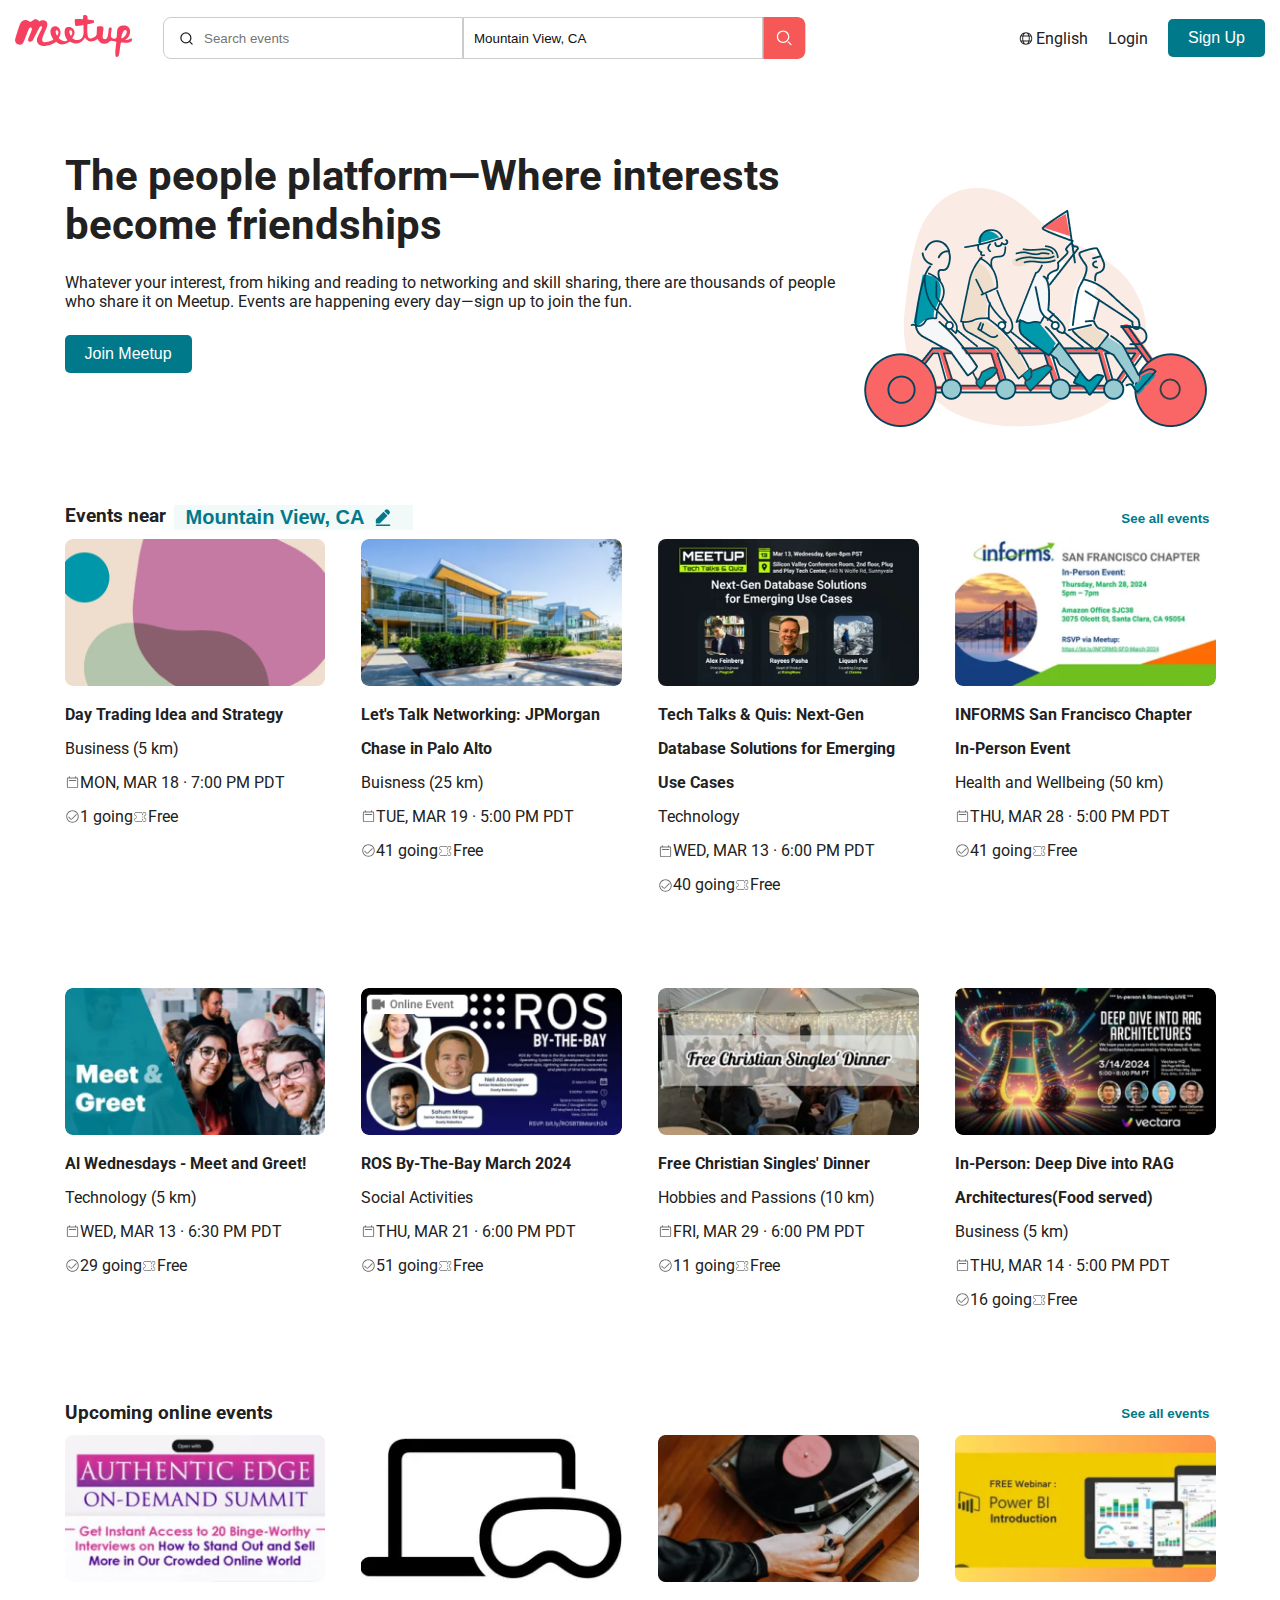
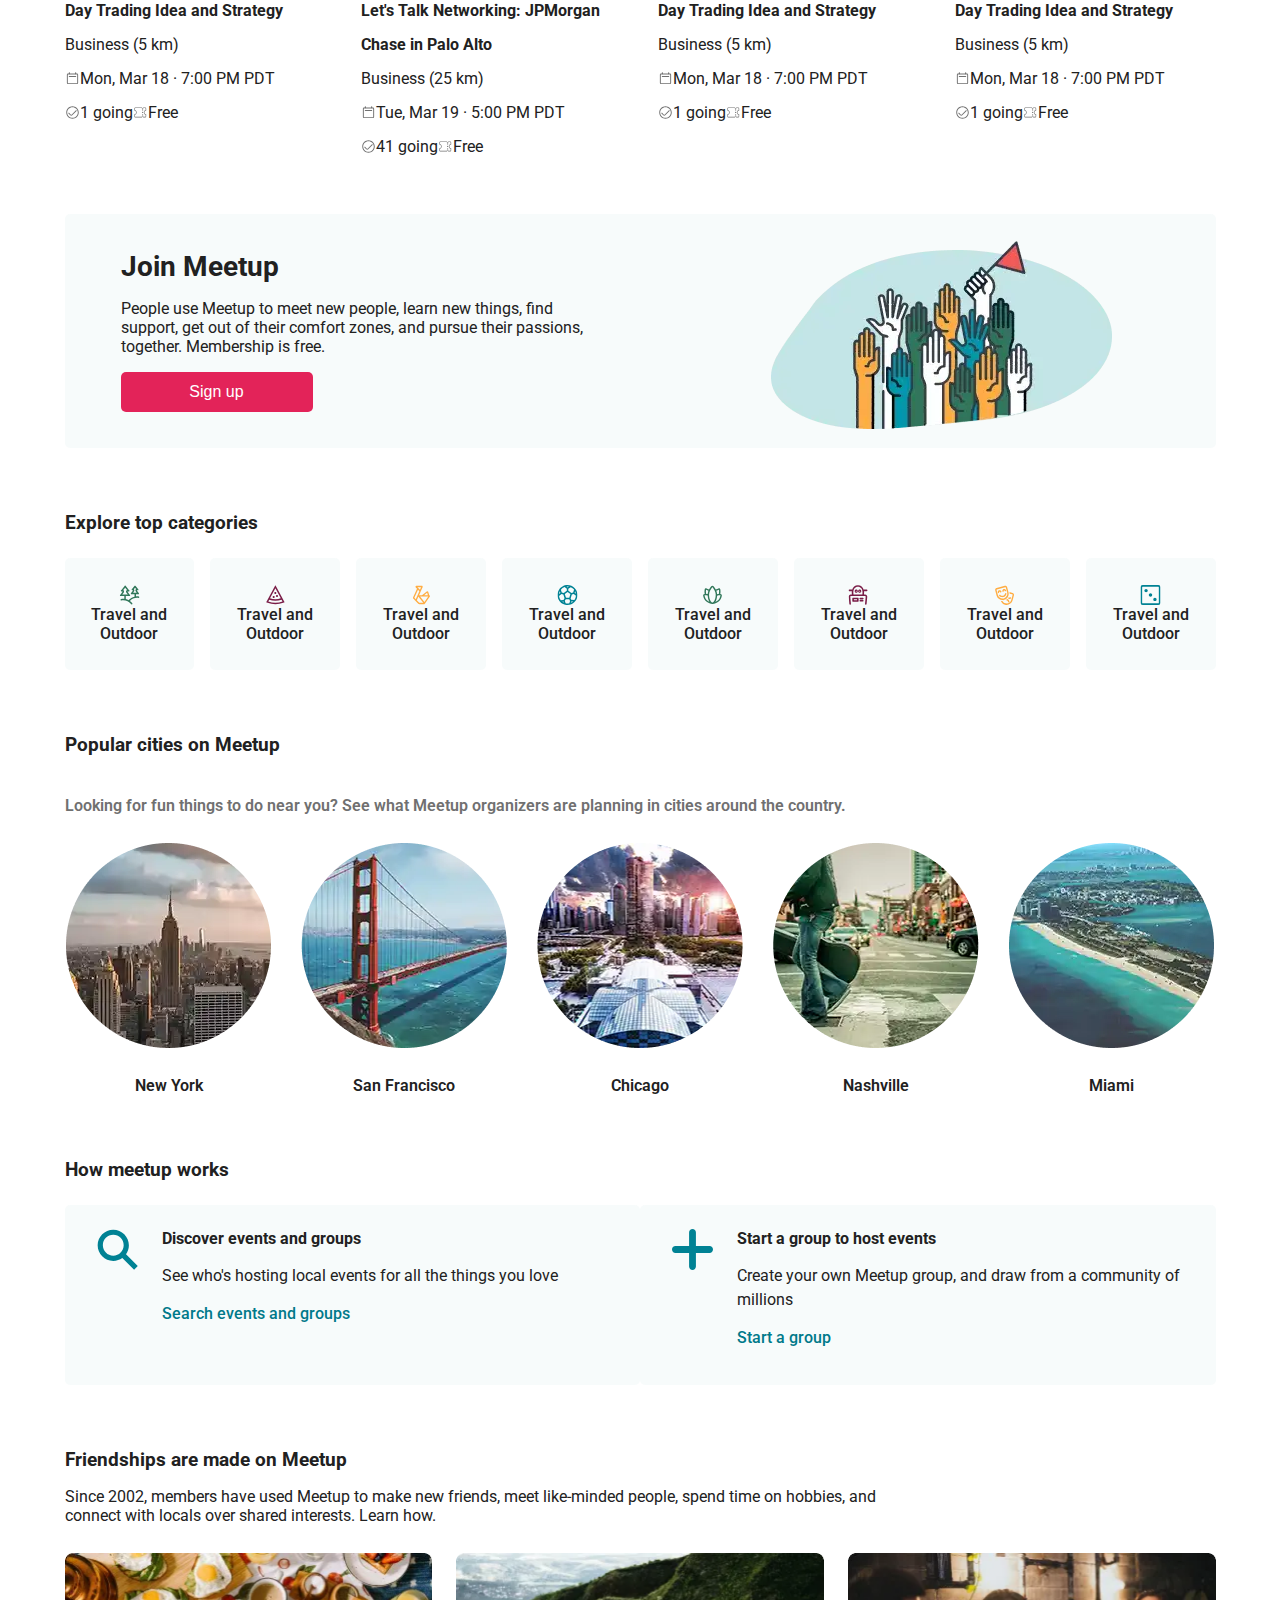
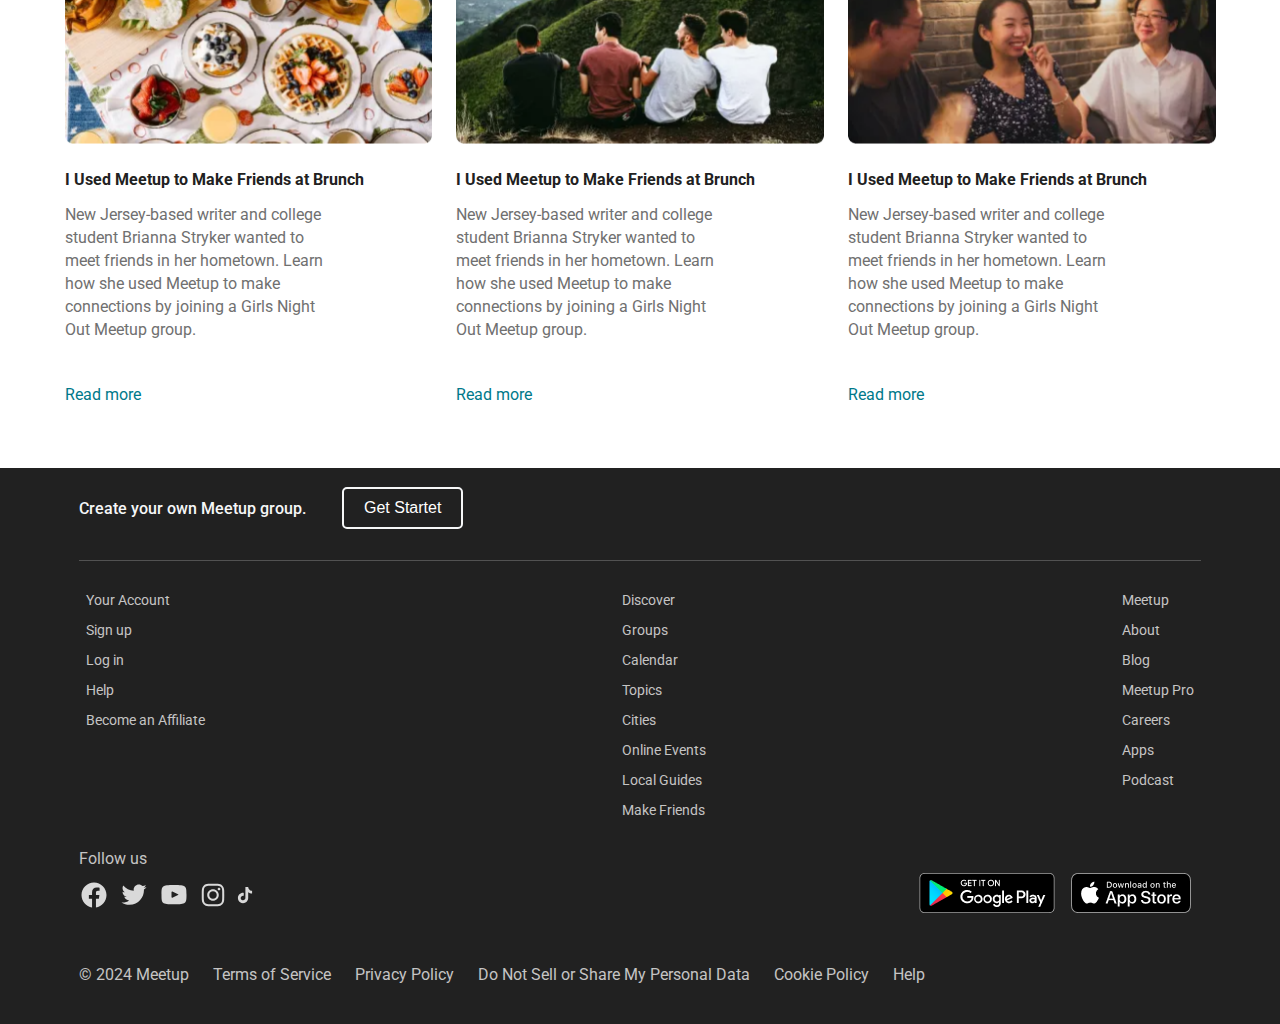
<file: index.html>
<!DOCTYPE html>
<html lang="en">
  <head>
    <meta charset="UTF-8" />
    <meta name="viewport" content="width=device-width, initial-scale=1.0" />
    <title>Meetup | Find Local Groups, Events, and Activities Near You</title>
    <link
      href="https://fonts.googleapis.com/css2?family=Roboto:ital,wght@0,100;0,300;0,400;0,500;0,700;0,900;1,100;1,300;1,400;1,500;1,700;1,900&amp;display=swap"
      rel="stylesheet"
    />
    <link rel="stylesheet" href="styles/style.css" />
  </head>
  <body>
    <header class="header">
      <div class="leftside-head">
        <a href="./index.html"
          ><img src="./assets/img/logo.svg" alt="" class="header-logo"
        /></a>
        <input
          id="input-left"
          type="text"
          placeholder="Search events"
          class="search__input__left"
        />
        <input
          type="text"
          placeholder="Mountain View, CA"
          class="search__input__right"
        />
        <img src="./assets/img/search.svg" alt="" class="search__svg" />
      </div>
      <div class="rightside-head">
        <div class="logo-small">
          <a href="./index.html"
            ><img src="./assets/img/logo.svg" alt="" class="header-logo-small"
          /></a>
        </div>
        <div class="links-right">
          <a href="#">
            <svg
              width="20"
              height="15"
              viewBox="0 0 20 20"
              fill="none"
              xmlns="http://www.w3.org/2000/svg"
            >
              <path
                fill-rule="evenodd"
                clip-rule="evenodd"
                d="M10.0003 17.0837C10.7695 17.0837 11.6793 16.5575 12.464 15.2497C12.6935 14.8673 12.9004 14.4342 13.0779 13.9587H6.92273C7.10022 14.4342 7.30719 14.8673 7.53666 15.2497C8.32132 16.5575 9.23116 17.0837 10.0003 17.0837ZM6.54964 12.7087C6.35852 11.8802 6.25033 10.9676 6.25033 10.0003C6.25033 9.03308 6.35852 8.12042 6.54964 7.29199H13.451C13.6422 8.12042 13.7503 9.03308 13.7503 10.0003C13.7503 10.9676 13.6422 11.8802 13.451 12.7087H6.54964ZM14.4013 13.9587C14.1162 14.8377 13.7389 15.6216 13.2912 16.2744C14.3324 15.7272 15.2207 14.9283 15.8753 13.9587H14.4013ZM16.5474 12.7087H14.7303C14.9053 11.8595 15.0003 10.9484 15.0003 10.0003C15.0003 9.05224 14.9053 8.14113 14.7303 7.29199H16.5474C16.893 8.12634 17.0837 9.04108 17.0837 10.0003C17.0837 10.9596 16.893 11.8743 16.5474 12.7087ZM5.27032 12.7087H3.4532C3.10768 11.8743 2.91699 10.9596 2.91699 10.0003C2.91699 9.04108 3.10768 8.12634 3.4532 7.29199H5.27032C5.09533 8.14113 5.00033 9.05224 5.00033 10.0003C5.00033 10.9484 5.09533 11.8595 5.27032 12.7087ZM4.12535 13.9587H5.5993C5.88452 14.8377 6.26176 15.6216 6.70951 16.2744C5.66828 15.7272 4.77994 14.9283 4.12535 13.9587ZM6.92273 6.04199H13.0779C12.9004 5.56643 12.6935 5.13333 12.464 4.75089C11.6793 3.44313 10.7695 2.91699 10.0003 2.91699C9.23116 2.91699 8.32132 3.44313 7.53666 4.75089C7.30719 5.13333 7.10022 5.56643 6.92273 6.04199ZM14.4013 6.04199H15.8753C15.2207 5.07234 14.3324 4.27348 13.2912 3.72621C13.7389 4.3791 14.1162 5.16299 14.4013 6.04199ZM6.70951 3.72621C6.26176 4.37911 5.88451 5.16299 5.5993 6.04199H4.12534C4.77994 5.07234 5.66828 4.27348 6.70951 3.72621ZM10.0003 1.66699C14.6027 1.66699 18.3337 5.39795 18.3337 10.0003C18.3337 14.6027 14.6027 18.3337 10.0003 18.3337C5.39795 18.3337 1.66699 14.6027 1.66699 10.0003C1.66699 5.39795 5.39795 1.66699 10.0003 1.66699Z"
                fill="#212121"
              />
            </svg>
            English</a
          >
          <a href="#">Login</a>
          <button class="btn__header button">Sign Up</button>
        </div>
      </div>
    </header>
    <div class="container">
      <section class="hero">
        <div class="headerBox">
          <div class="headerBox_left">
            <h2>The people platform—Where interests become friendships</h2>
            <p>
              Whatever your interest, from hiking and reading to networking and
              skill sharing, there are thousands of people who share it on
              Meetup. Events are happening every day—sign up to join the fun.
            </p>
            <a href="./page2.html"
              ><button class="header_Box_Btn button">Join Meetup</button></a
            >
          </div>
          <div class="headerBox_right">
            <img src="./assets/img/vehicle.png" alt="" />
          </div>
        </div>
      </section>

      <section class="ev-header">
        <div class="eventsHeader">
          <div class="eventsHeaderLeftSide">
            <h3>Events near</h3>
            <button class="btnEvents">
              Mountain View, CA <img src="./assets/img/pen.svg" alt="" />
            </button>
          </div>
          <div class="eventsHeaderRightSide">
            <button class="btnSeeAll">See all events</button>
          </div>
        </div>
      </section>
      <section class="ev-box">
        <div class="eventsBoxContainer">
          <div class="eventsBoxItem">
            <img src="./assets/img/grid-1.png" alt="" />
            <div class="eventsInfo">
              <ul class="infoItems">
                <li>
                  <h4>Day Trading Idea and Strategy</h4>
                </li>
                <li>Business (5 km)</li>
                <li>
                  <img src="./assets/img/time-icon.svg" alt="" />MON, MAR 18 · 7:00 PM
                  PDT
                </li>
                <li>
                  <img src="./assets/img/done.svg" alt="" />1 going
                  <img src="./assets/img/free.svg" alt="" />Free
                </li>
              </ul>
            </div>
          </div>
          <div class="eventsBoxItem">
            <img src="./assets/img/grid-2_1.png" alt="" />
            <div class="eventsInfo">
              <ul class="infoItems">
                <li>
                  <h4>Let's Talk Networking: JPMorgan Chase in Palo Alto</h4>
                </li>
                <li>Buisness (25 km)</li>
                <li>
                  <img src="./assets/img/time-icon.svg" alt="" />TUE, MAR 19 · 5:00 PM
                  PDT
                </li>
                <li>
                  <img src="./assets/img/done.svg" alt="" />41 going
                  <img src="./assets/img/free.svg" alt="" />Free
                </li>
              </ul>
            </div>
          </div>
          <div class="eventsBoxItem">
            <img src="./assets/img/grid-3.png" alt="" />
            <div class="eventsInfo">
              <ul class="infoItems">
                <li>
                  <h4>Tech Talks & Quis: Next-Gen Database Solutions for Emerging Use Cases</h4>
                </li>
                <li>Technology </li>
                <li>
                  <img src="./assets/img/time-icon.svg" alt="" />WED, MAR 13 · 6:00 PM
                  PDT
                </li>
                <li>
                  <img src="./assets/img/done.svg" alt="" />40 going
                  <img src="./assets/img/free.svg" alt="" />Free
                </li>
              </ul>
            </div>
          </div>
          <div class="eventsBoxItem">
            <img src="./assets/img/grid-4.png" alt="" />
            <div class="eventsInfo">
              <ul class="infoItems">
                <li>
                  <h4>INFORMS San Francisco Chapter In-Person Event</h4>
                </li>
                <li>Health and Wellbeing (50 km)</li>
                <li>
                  <img src="./assets/img/time-icon.svg" alt="" />THU, MAR 28 · 5:00 PM
                  PDT
                </li>
                <li>
                  <img src="./assets/img/done.svg" alt="" />41 going
                  <img src="./assets/img/free.svg" alt="" />Free
                </li>
              </ul>
            </div>
          </div>
          <div class="eventsBoxItem">
            <img src="./assets/img/grid-5.png" alt="" />
            <div class="eventsInfo">
              <ul class="infoItems">
                <li>
                  <h4>Al Wednesdays - Meet and Greet!</h4>
                </li>
                <li>Technology (5 km)</li>
                <li>
                  <img src="./assets/img/time-icon.svg" alt="" />WED, MAR 13 · 6:30 PM
                  PDT
                </li>
                <li>
                  <img src="./assets/img/done.svg" alt="" />29 going
                  <img src="./assets/img/free.svg" alt="" />Free
                </li>
              </ul>
            </div>
          </div>
          <div class="eventsBoxItem">
            <img src="./assets/img/grid-6_1.png" alt="" />
            <div class="eventsInfo">
              <ul class="infoItems">
                <li>
                  <h4>ROS By-The-Bay March 2024</h4>
                </li>
                <li>Social Activities</li>
                <li>
                  <img src="./assets/img/time-icon.svg" alt="" />THU, MAR 21 · 6:00 PM
                  PDT
                </li>
                <li>
                  <img src="./assets/img/done.svg" alt="" />51 going
                  <img src="./assets/img/free.svg" alt="" />Free
                </li>
              </ul>
            </div>
          </div>
          <div class="eventsBoxItem">
            <img src="./assets/img/grid-7.png" alt="" />
            <div class="eventsInfo">
              <ul class="infoItems">
                <li>
                  <h4>Free Christian Singles' Dinner</h4>
                </li>
                <li>Hobbies and Passions (10 km)</li>
                <li>
                  <img src="./assets/img/time-icon.svg" alt="" />FRI, MAR 29 · 6:00 PM
                  PDT
                </li>
                <li>
                  <img src="./assets/img/done.svg" alt="" />11 going
                  <img src="./assets/img/free.svg" alt="" />Free
                </li>
              </ul>
            </div>
          </div>
          <div class="eventsBoxItem">
            <img src="./assets/img/grid-8.png" alt="" />
            <div class="eventsInfo">
              <ul class="infoItems">
                <li>
                  <h4>In-Person: Deep Dive into RAG Architectures(Food served)</h4>
                </li>
                <li>Business (5 km)</li>
                <li>
                  <img src="./assets/img/time-icon.svg" alt="" />THU, MAR 14 · 5:00 PM
                  PDT
                </li>
                <li>
                  <img src="./assets/img/done.svg" alt="" />16 going
                  <img src="./assets/img/free.svg" alt="" />Free
                </li>
              </ul>
            </div>
          </div>
        </div>
      </section>
      <section class="up-header">
        <div class="upHeader">
          <div class="upHeaderLeftSide">
            <h3>Upcoming online events</h3>
            <!-- <button class="btnUp">
              Mountain View, CA <img src="./assets/img/pen.svg" alt="" />
            </button> -->
          </div>
          <div class="upHeaderRightSide">
            <button class="btnSeeAll">See all events</button>
          </div>
        </div>
      </section>
      <section class="up-box">
        <div class="upBoxContainer">
          <div class="upBoxItem">
            <img src="./assets/img/up-1.png" alt="" />
            <div class="upInfo">
              <ul class="infoItems">
                <li>
                  <h4>Day Trading Idea and Strategy</h4>
                </li>
                <li>Business (5 km)</li>
                <li>
                  <img src="./assets/img/time-icon.svg" alt="" />Mon, Mar 18 · 7:00 PM
                  PDT
                </li>
                <li>
                  <img src="./assets/img/done.svg" alt="" />1 going
                  <img src="./assets/img/free.svg" alt="" />Free
                </li>
              </ul>
            </div>
          </div>
          <div class="upBoxItem">
            <img src="./assets/img/up-2.png" alt="" />
            <div class="upInfo">
              <ul class="infoItems">
                <li>
                  <h4>Let's Talk Networking: JPMorgan Chase in Palo Alto</h4>
                </li>
                <li>Business (25 km)</li>
                <li>
                  <img src="./assets/img/time-icon.svg" alt="" />Tue, Mar 19 · 5:00 PM
                  PDT
                </li>
                <li>
                  <img src="./assets/img/done.svg" alt="" />41 going
                  <img src="./assets/img/free.svg" alt="" />Free
                </li>
              </ul>
            </div>
          </div>
          <div class="upBoxItem">
            <img src="./assets/img/up-3.png" alt="" />
            <div class="upInfo">
              <ul class="infoItems">
                <li>
                  <h4>Day Trading Idea and Strategy</h4>
                </li>
                <li>Business (5 km)</li>
                <li>
                  <img src="./assets/img/time-icon.svg" alt="" />Mon, Mar 18 · 7:00 PM
                  PDT
                </li>
                <li>
                  <img src="./assets/img/done.svg" alt="" />1 going
                  <img src="./assets/img/free.svg" alt="" />Free
                </li>
              </ul>
            </div>
          </div>
          <div class="upBoxItem">
            <img src="./assets/img/up-4.png" alt="" />
            <div class="upInfo">
              <ul class="infoItems">
                <li>
                  <h4>Day Trading Idea and Strategy</h4>
                </li>
                <li>Business (5 km)</li>
                <li>
                  <img src="./assets/img/time-icon.svg" alt="" />Mon, Mar 18 · 7:00 PM
                  PDT
                </li>
                <li>
                  <img src="./assets/img/done.svg" alt="" />1 going
                  <img src="./assets/img/free.svg" alt="" />Free
                </li>
              </ul>
            </div>
          </div>
          
        </div>
      </section>
      <section class="joinMeetup">
        <div class="joinMeetupContainer">
          <div class="joinLeftSide">
            <h3 class="joinTitle">Join Meetup</h3>
            <p>People use Meetup to meet new people, learn new things, find

              support, get out of their comfort zones, and pursue their

              passions, together. Membership is free.</p>
            <button class="joinMeetupBtn button">Sign up</button>
          </div>
          <div class="joinRightSide">
            <img src="./assets/img/hand.png" alt="">
          </div>
        </div>
      </section>
      <section class="categories">
        <div class="categoriesTitle">
          <h3>Explore top categories</h3>
        </div>
        <div class="categoriesBox">
        <div class="categoriesItem">
          <img src="./assets/img/categories-1.svg" alt="">
          <p>Travel and Outdoor</p>
        </div>
        <div class="categoriesItem">
          <img src="./assets/img/categories-2.svg" alt="">
          <p>Travel and Outdoor</p>
        </div>
        <div class="categoriesItem">
          <img src="./assets/img/categories-3.svg" alt="">
          <p>Travel and Outdoor</p>
        </div>
        <div class="categoriesItem">
          <img src="./assets/img/categories-4.svg" alt="">
          <p>Travel and Outdoor</p>
        </div>
        <div class="categoriesItem">
          <img src="./assets/img/categories-5.svg" alt="">
          <p>Travel and Outdoor</p>
        </div>
        <div class="categoriesItem">
          <img src="./assets/img/categories-6.svg" alt="">
          <p>Travel and Outdoor</p>
        </div>
        <div class="categoriesItem">
          <img src="./assets/img/categories-7.svg" alt="">
          <p>Travel and Outdoor</p>
        </div>
        <div class="categoriesItem">
          <img src="./assets/img/categories-8.svg" alt="">
          <p>Travel and Outdoor</p>
        </div>
      </di>
      </section>
      <section class="popular">
        <div class="popularTitle">
          <h3>Popular cities on Meetup</h3>
          <p>Looking for fun things to do near you? See what Meetup organizers

            are planning in cities around the country.</p>
            
          </div>
<div class="popularBox">
  <div class="popularItem">
    <img src="./assets/img/popular-1.png" alt="">
    <p id="city">New York</p>
  </div>
  <div class="popularItem">
    <img src="./assets/img/popular-2.png" alt="">
    <p id="city">San Francisco</p>
  </div>
  <div class="popularItem">
    <img src="./assets/img/popular-3.png" alt="">
    <p id="city">Chicago</p>
  </div>
  <div class="popularItem">
    <img src="./assets/img/popular-4.png" alt="">
    <p id="city">Nashville</p>
  </div>
  <div class="popularItem">
    <img src="./assets/img/popular-5.png" alt="">
    <p id="city">Miami</p>
  </div>
</div>
      </section>
      <section class="howMeetup">
        <div class="howTitle">
          <h3> How meetup works</h3>
        </div>
        <div class="howBox">
          <div class="howLeftSide">
            <img src="./assets/img/search-blue.svg" alt="">
            <div class="howInfoLeft">
              <h4>Discover events and groups</h4>
              <p> See who's hosting local events for all the things you love</p>
              <a href="">Search events and groups</a>
            </div>
          </div>
          <div class="howRightSide">
            <img src="./assets/img/plus.svg" alt="">
            <div class="howInfoLeft">
              <h4>Start a group to host events</h4>
              <p>Create your own Meetup group, and draw from a community of millions</p>
              <a href="">Start a group</a>
            </div>
          </div>
        </div>
      </section>
      <section class="friendship">
<div class="friendshipTitle">
  <h3>Friendships are made on Meetup

  </h3>
  <p class="hiddenP">Since 2002, members have used Meetup to make new friends, meet like-minded people, spend time on hobbies, and connect with locals over shared interests. Learn how.</p>
  <div class="frBox">
    <div class="frBoxItems">
      <img src="./assets/img/friendship-1.png" alt="">
      <div class="frItemsInfo">
        <h4>I Used Meetup to Make Friends at Brunch</h4>
        
        <p>New Jersey-based writer and college student Brianna Stryker wanted to meet friends in her hometown. Learn how she used Meetup to make connections by joining a Girls Night Out Meetup group.</p>
        <a href="">Read more</a>
      </div>
    </div>
    <div class="frBoxItems"> <img src="./assets/img/friendship-2.png" alt="">
      <div class="frItemsInfo">
        <h4>I Used Meetup to Make Friends at Brunch</h4>
        
        <p>New Jersey-based writer and college student Brianna Stryker wanted to meet friends in her hometown. Learn how she used Meetup to make connections by joining a Girls Night Out Meetup group.</p>
        <a href="">Read more</a>
      </div></div>
    <div class="frBoxItems"> <img src="./assets/img/friendship-3.png" alt="">
      <div class="frItemsInfo">
        <h4>I Used Meetup to Make Friends at Brunch</h4>
        
        <p>New Jersey-based writer and college student Brianna Stryker wanted to meet friends in her hometown. Learn how she used Meetup to make connections by joining a Girls Night Out Meetup group.</p>
        <a href="">Read more</a>
      </div></div>
  </div>
</div>
      </section>
    </div>
    <footer>
      <div class="footer-container">
       <div class="footer-header"><p>Create your own Meetup group.</p>
        <button class="footer-btn">
          Get Startet
        </button>
      </div>
<div class="footer-body">
  <ul class="footer-ul-up">
 <li>Your Account</li>
 <li>Sign up</li>
 <li>Log in</li>
 <li>Help</li>
 <li>Become an Affiliate</li>
 </ul>
 <ul class="footer-ul-up">
 <li>Discover</li>
 <li>Groups</li>
 <li>Calendar</li>
 <li>Topics</li>
 <li>Cities</li>
 <li>Online Events</li>
 <li>Local Guides</li>
 <li>Make Friends</li>
 </ul>
 <ul class="footer-ul-up">
 <li>Meetup</li>
 <li>About</li>
 <li>Blog</li>
 <li>Meetup Pro</li>
 <li>Careers</li>
 <li>Apps</li>
 <li>Podcast</li>
 </ul>
</div>
<div class="social">
  <div class="social-header">
    <p>Follow us</p>
  </div>
  <div class="social-box">
    <div class="social-left">
      <img src="./assets/img/facebook.svg" alt="">
      <img src="./assets/img/twitter.svg" alt="">
      <img src="./assets/img/youtube.svg" alt="">
      <img src="./assets/img/instagram.svg" alt="">
      <img src="./assets/img/tiktok.svg" alt="">
    </div>
    <div class="social-right">
      <img src="./assets/img/google-play.png" alt="">
      <img src="./assets/img/app-store.png" alt="">
    </div>
  
  </div>
  <div class="footer-down">
    <ul class="footer-ul">
      <li>© 2024 Meetup</li>

              <li>Terms of Service</li>

              <li>Privacy Policy</li>

              <li>Do Not Sell or Share My Personal Data</li>

              <li>Cookie Policy</li>

              <li>Help</li>
    </ul>
  </div>
</div>
      </div>
    </footer>
    <script src="scripts/script.js"></script>
  </body>
</html>
</file>
<file: styles/style.css>
@import url("/css/header.css");
@import url("/css/headerBox.css");
@import url("/css/eventsHeader.css");
@import url("/css/eventBox.css");
@import url("/css/downheader.css");
@import url("/css/down.css");
@import url("/css/joinMeetup.css");
@import url("/css/categories.css");
@import url("/css/footer.css");
@import url("/css/cities.css");
@import url("/css/wie.css");
@import url("/css/friendschip.css");
@import url("/css/page2.css");
* {
  margin: 0;
  box-sizing: border-box;
}
body {
  font-family: "Roboto", sans-serif;
  background-color: white;
  color: #212121;
  overflow-x: hidden;
}
.container {
  width: 1181px;
  padding: 0 15px;
  margin: 0 auto;
}
.button {
  background-color: #00798a;
  color: white;
  font-size: 16px;
  padding: 10px 20px;
  border: none;
  border-radius: 5px;
  text-decoration: none;
  cursor: pointer;
  white-space: nowrap;
}
.button:hover {
  background-color: #16a5b8;
}
a,
button,
svg,
img,
input * {
  transition-duration: 0, 2s;
}
@media (max-width: 1400px) {
  .container {
    max-width: 95%;
  }
}

@media (max-width: 1200px) {
  .container {
    max-width: 95%;
  }
}

@media (max-width: 992px) {
  .container {
    max-width: 95%;
  }
}

@media (max-width: 768px) {
  .container {
    max-width: 95%;
  }

  .btn_see_all {
    display: none;
  }

  h3 {
    font-size: 24px;
  }
}

@media (max-width: 576px) {
  .container {
    max-width: 95%;
  }

  .button {
    width: 80%;
    font-size: 14px;
  }

  .info-items li:nth-child(4) {
    display: none;
  }

  .info-items li:nth-child(3) {
    order: -1;
    color: #7c6f50;
    font-size: 10px;
  }

  .info-items li:nth-child(3) img {
    display: none;
  }

  .info-items li:nth-child(2) {
    display: none;
  }

  .online-camera-small {
    margin-top: 6px;
    display: flex;
    gap: 3px;
  }

  .hidden-small {
    display: none;
  }

  .small-title {
    font-size: 20px;
    text-align: left;
    display: block;
  }

  .big-title {
    display: none;
  }
}
</file>
